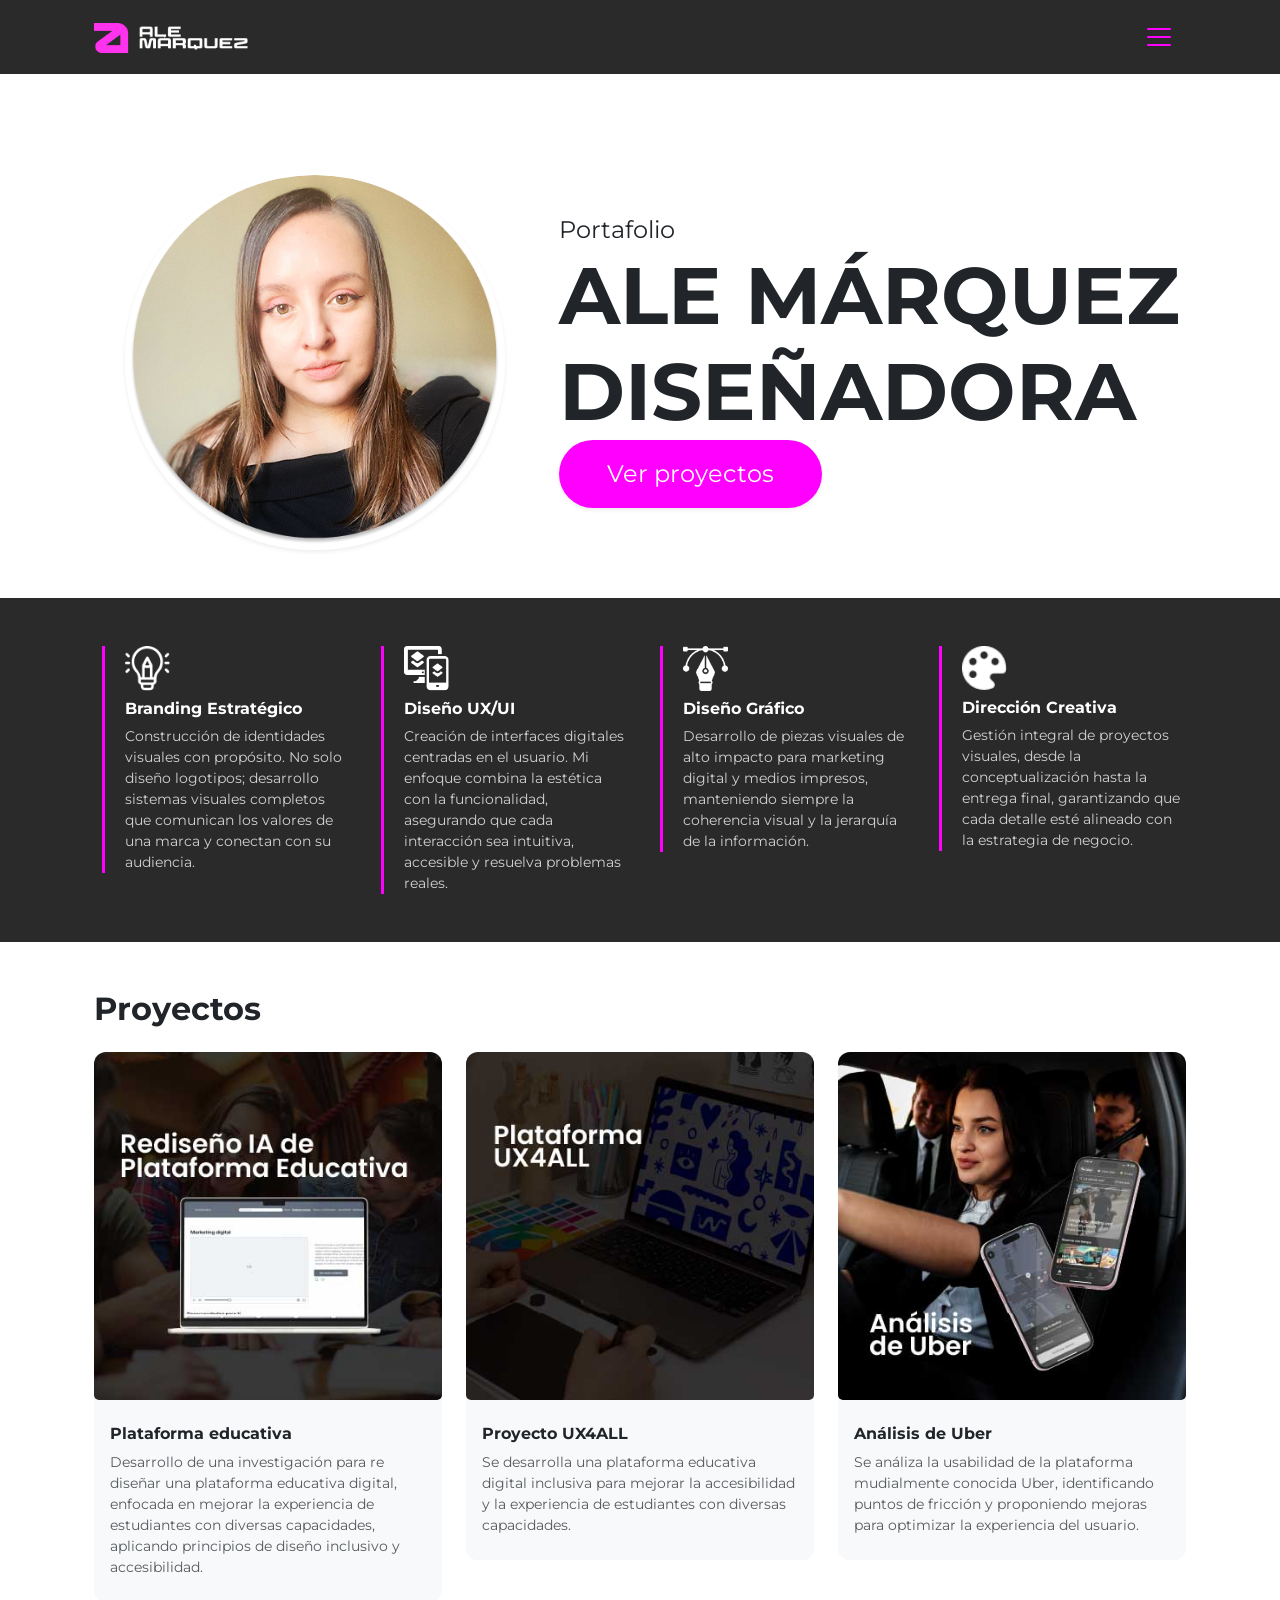
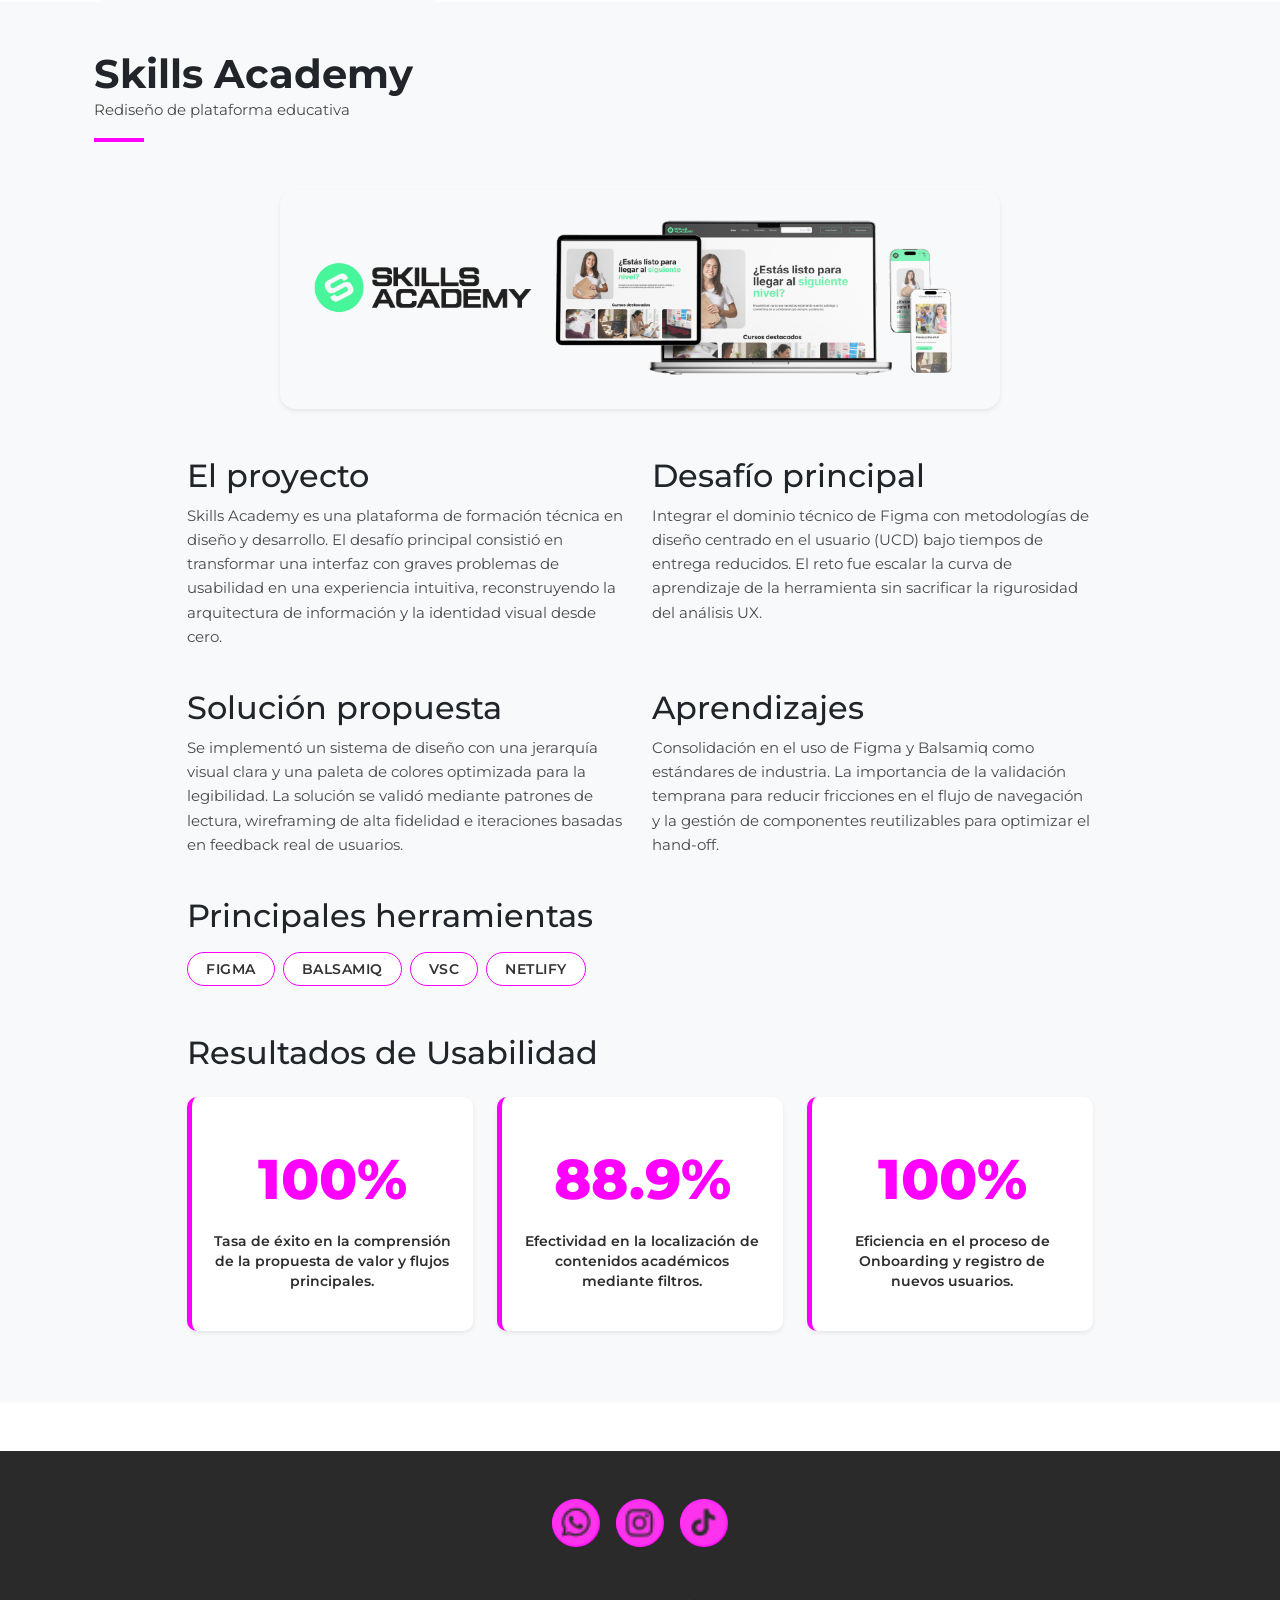
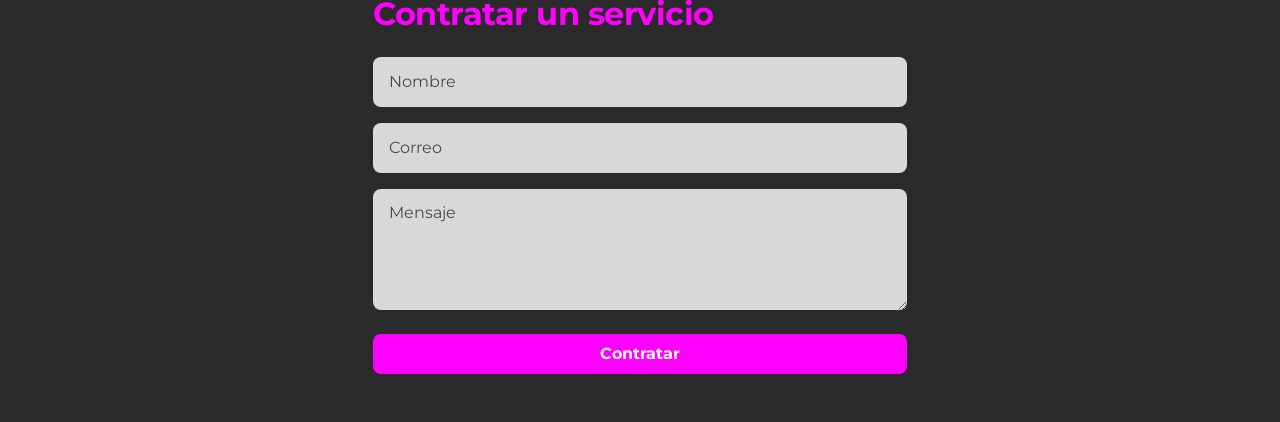
<file: Index.html>
<!DOCTYPE html>
<html lang="es">

<head>
    <meta charset="UTF-8">
    <meta name="viewport" content="width=device-width, initial-scale=1.0">
    <title>Portafolio - Ale Márquez | Diseñadora</title>
    <link href="https://cdn.jsdelivr.net/npm/bootstrap@5.3.2/dist/css/bootstrap.min.css" rel="stylesheet">

    <link rel="preconnect" href="https://fonts.googleapis.com">
    <link rel="preconnect" href="https://fonts.gstatic.com" crossorigin>
    <link href="https://fonts.googleapis.com/css2?family=Montserrat:wght@400;600;700&display=swap" rel="stylesheet">


    <link rel="stylesheet" href="css/estilos.css">
</head>

<body>

    <nav class="navbar custom-navbar sticky-top py-3">
        <div class="container px-4">
            <a class="navbar-brand" href="#">
                <img src="Assets/IMG/logo/Frame 9.png" alt="Logo Ale Márquez" height="30">
            </a>
            <button class="navbar-toggler custom-toggler" type="button" data-bs-toggle="collapse"
                data-bs-target="#navbarNav">
                <span class="navbar-toggler-icon custom-toggler-icon"></span>
            </button>
            <div class="collapse navbar-collapse mt-3" id="navbarNav">
                <ul class="navbar-nav ms-auto text-center">
                    <li class="nav-item"><a class="nav-link text-white" href="#servicios">Servicios</a></li>
                    <li class="nav-item"><a class="nav-link text-white" href="#proyectos">Proyectos</a></li>
                    <li class="nav-item"><a class="nav-link text-white" href="#contratar">Contratar</a></li>
                </ul>
            </div>
        </div>
    </nav>

    <main>
        <section id="inicio" class="hero-section py-5">
            <div class="container px-4 mt-md-5">
                <div class="row align-items-center">

                    <div class="col-12 col-md-5 text-center mb-4 mb-md-0">
                        <img src="Assets/IMG/ima/foto_ale.png" alt="Foto de Ale Márquez"
                            class="profile-img rounded-circle shadow-sm">
                    </div>

                    <div class="col-12 col-md-7 text-center text-md-start">
                        <p class="text-dark mb-0 fw-normal fs-4 fs-md-2">Portafolio</p>

                        <h1 class="text-dark text-uppercase fw-bold mb-0 display-1 responsive-title">ALE MÁRQUEZ</h1>

                        <h2 class="text-dark text-uppercase fw-bold mb-0 display-1 responsive-title">DISEÑADORA</h2>

                        <a href="#proyectos" class="btn btn-custom-magenta px-5 py-3 fs-4 rounded-pill shadow-sm">Ver
                            proyectos</a>
                    </div>

                    <!-- <div class="col-12 col-md-7 text-center text-md-start">
                        <p class="h3 text-dark mb-0 fw-normal">Portafolio</p>
                        <h1 class="text-dark text-uppercase fw-bold mb-0 display-4" style="letter-spacing: -1px;">Ale Márquez</h1>
                        <h2 class="text-dark fw-bold text-uppercase mb-4 display-5" style="letter-spacing: -1px;">Diseñadora</h2>
                        
                        <a href="#proyectos" class="btn btn-custom-magenta px-4 py-2 fs-5 rounded-pill shadow-sm">Ver proyectos</a>
                    </div> -->
                    <!-- <section id="inicio" class="row hero-section text-center py-5">
            <div class="col-sm-12 col-md-6 container px-4">
                <img src="Assets/IMG/ima/foto_ale.png" alt="Foto de Ale Márquez" class="profile-img rounded-circle

 mb-3 shadow-sm">
                
            </div>
            <div class="col-sm-12 col-md-6 container px-4">
                <p class="texto_inicial h6 text-muted mb-0 fw-normal">Portafolio</p>
                <h1 class="nombre brand-accent text-uppercase fw-bold mb-0">Ale Márquez</h1>
                <h1 class="cargo text-dark fw-bold text-uppercase mb-4">Diseñadora</h1>
                <a href="#proyectos" class="btn btn-custom-dark px-4 py-2">Ver proyectos</a> 

            </div> -->
        </section>

        <section id="servicios" class="services-section py-5">
            <div class="container px-4">
                <div class="row row-cols-1 g-4">

                    <div class="col col-sm-12 col-md-3 col-lg-3">
                        <div class="service-item">
                            <img src="Assets/IMG/iconos/Branding.png" alt="Icono ampolleta" class="service-icon mb-2">
                            <h3 class="h6 fw-bold text-white mb-2">Branding Estratégico</h3>
                            <p class="small text-light mb-0">
                                Construcción de identidades visuales con propósito. No solo diseño logotipos;
                                desarrollo sistemas visuales completos que comunican los valores de una marca
                                y conectan con su audiencia.
                            </p>
                        </div>
                    </div>

                    <div class="col col-sm-12 col-md-3 col-lg-3">
                        <div class="service-item">
                            <img src="Assets/IMG/iconos/ux.png" alt="Icono pantallas" class="service-icon mb-2">
                            <h3 class="h6 fw-bold text-white mb-2">Diseño UX/UI</h3>
                            <p class="small text-light mb-0">
                                Creación de interfaces digitales centradas en el usuario. Mi enfoque combina
                                la estética con la funcionalidad, asegurando que cada interacción sea intuitiva,
                                accesible y resuelva problemas reales.
                            </p>
                        </div>
                    </div>

                    <div class="col col-sm-12 col-md-3 col-lg-3">
                        <div class="service-item">
                            <img src="Assets/IMG/iconos/diseño.png" alt="Icono vectores" class="service-icon mb-2">
                            <h3 class="h6 fw-bold text-white mb-2">Diseño Gráfico</h3>
                            <p class="small text-light mb-0">
                                Desarrollo de piezas visuales de alto impacto para marketing digital y medios
                                impresos, manteniendo siempre la coherencia visual y la jerarquía de la información.
                            </p>
                        </div>
                    </div>

                    <div class="col col-sm-12 col-md-3 col-lg-3">
                        <div class="service-item">
                            <img src="Assets/IMG/iconos/direccion.png" alt="Icono paleta" class="service-icon mb-2">
                            <h3 class="h6 fw-bold text-white mb-2">Dirección Creativa</h3>
                            <p class="small text-light mb-0">
                                Gestión integral de proyectos visuales, desde la conceptualización hasta la entrega
                                final, garantizando que cada detalle esté alineado con la estrategia de negocio.
                            </p>
                        </div>
                    </div>

                </div>
            </div>
        </section>

        <section id="proyectos" class="projects-section py-5 bg-white">
            <div class="container px-4">
                <h2 class="fw-bold mb-4 text-dark">Proyectos</h2>

                <div class="row row-cols-1 g-4">

                    <div class="col col-sm-12 col-md-4 col-lg-4">
                        <div class="card custom-card border-0">
                            <img src="Assets/IMG/ima/rediseño educativa-20.jpg" class="card-img" alt="Proyecto Séptimo Plano">
                            <div class="card-body px-3 py-4">
                                <h4 class="h6 card-title fw-bold">Plataforma educativa</h4>
                                <p class="card-text small text-muted mb-0">
                                    Desarrollo de una investigación para re diseñar una plataforma educativa digital, enfocada en mejorar la experiencia de estudiantes con diversas capacidades, aplicando principios de diseño inclusivo y accesibilidad. 
                                </p>
                            </div>
                        </div>
                    </div>

                    <div class="col col-sm-12 col-md-4 col-lg-4">
                        <div class="card custom-card border-0">
                            <img src="Assets/IMG/ima/UX4ALL-20.jpg" class="card-img" alt="Proyecto UX4ALL">
                            <div class="card-body px-3 py-4">
                                <h4 class="h6 card-title fw-bold">Proyecto UX4ALL</h4>
                                <p class="card-text small text-muted mb-0">
                                    Se desarrolla una plataforma educativa digital inclusiva para mejorar la accesibilidad y la experiencia de estudiantes con diversas capacidades.
                                </p>
                            </div>
                        </div>
                    </div>

                    <div class="col col-sm-12 col-md-4 col-lg-4">
                        <div class="card custom-card border-0">
                            <img src="Assets/IMG/ima/UBER-20.jpg" class="card-img" alt="Análisis de Uber">
                            <div class="card-body px-3 py-4">
                                <h4 class="h6 card-title fw-bold">Análisis de Uber</h4>
                                <p class="card-text small text-muted mb-0">
                                    Se análiza la usabilidad de la plataforma mudialmente conocida Uber, identificando puntos de fricción y proponiendo mejoras para optimizar la experiencia del usuario.
                                </p>
                            </div>
                        </div>
                    </div>

                </div>
            </div>

            <section id="detalle-proyecto" class="py-5 bg-light">
                <div class="container px-4">

                    <div class="header-proyecto mb-5">
                        <h1 class="fw-bold text-dark mb-0">Skills Academy</h1>
                        <p class="text-muted">Rediseño de plataforma educativa</p>
                        <div class="linea-magenta-horizontal"></div>
                    </div>

                    <div class="row justify-content-center mb-5">
                        <div class="col-12 col-lg-8 text-center">
                            <img src="Assets/IMG/ima/sección proyecto destacado.png" alt="Mockup Skills Academy"
                                class="img-fluid rounded-4 shadow-sm">
                        </div>
                    </div>

                    <div class="row justify-content-center">
                        <div class="col-12 col-lg-10">

                            <div class="row">
                                <div class="col-12 col-md-6 mb-4">
                                    <h2 class="text-magenta-sub">El proyecto</h2>
                                    <p class="text-muted">Skills Academy es una plataforma de formación técnica en
                                        diseño y desarrollo. El desafío principal consistió en transformar una interfaz
                                        con graves problemas de usabilidad en una experiencia intuitiva, reconstruyendo
                                        la arquitectura de información y la identidad visual desde cero.</p>
                                </div>

                                <div class="col-12 col-md-6 mb-4">
                                    <h2 class="text-magenta-sub">Desafío principal</h2>
                                    <p class="text-muted">Integrar el dominio técnico de Figma con metodologías de
                                        diseño centrado en el usuario (UCD) bajo tiempos de entrega reducidos. El reto
                                        fue escalar la curva de aprendizaje de la herramienta sin sacrificar la
                                        rigurosidad del análisis UX.</p>
                                </div>

                                <div class="col-12 col-md-6 mb-4">
                                    <h2 class="text-magenta-sub">Solución propuesta</h2>
                                    <p class="text-muted">Se implementó un sistema de diseño con una jerarquía visual
                                        clara y una paleta de colores optimizada para la legibilidad. La solución se
                                        validó mediante patrones de lectura, wireframing de alta fidelidad e iteraciones
                                        basadas en feedback real de usuarios.</p>
                                </div>

                                <div class="col-12 col-md-6 mb-4">
                                    <h2 class="text-magenta-sub">Aprendizajes</h2>
                                    <p class="text-muted">Consolidación en el uso de Figma y Balsamiq como estándares de
                                        industria. La importancia de la validación temprana para reducir fricciones en
                                        el flujo de navegación y la gestión de componentes reutilizables para optimizar
                                        el hand-off.</p>
                                </div>
                            </div>

                            <div class="row mb-5">
                                <div class="col-12">
                                    <h2 class="text-magenta-sub mb-3">Principales herramientas</h2>
                                    <div class="d-flex flex-wrap gap-2">
                                        <span class="badge-herramienta">FIGMA</span>
                                        <span class="badge-herramienta">BALSAMIQ</span>
                                        <span class="badge-herramienta">VSC</span>
                                        <span class="badge-herramienta">NETLIFY</span>
                                    </div>
                                </div>
                            </div>

                            <div class="row mt-5">
                                <div class="col-12 text-center text-md-start">
                                    <h2 class="text-magenta-sub mb-4">Resultados de Usabilidad</h2>
                                </div>

                                <div class="col-12 col-md-4 mb-4">
                                    <div class="metric-box shadow-sm">
                                        <span class="metric-number">100%</span>
                                        <p class="metric-text text-center">Tasa de éxito en la comprensión de la
                                            propuesta de valor y flujos principales.</p>
                                    </div>
                                </div>

                                <div class="col-12 col-md-4 mb-4">
                                    <div class="metric-box shadow-sm">
                                        <span class="metric-number">88.9%</span>
                                        <p class="metric-text text-center">Efectividad en la localización de contenidos
                                            académicos mediante filtros.</p>
                                    </div>
                                </div>

                                <div class="col-12 col-md-4 mb-4">
                                    <div class="metric-box shadow-sm">
                                        <span class="metric-number">100%</span>
                                        <p class="metric-text text-center">Eficiencia en el proceso de Onboarding y
                                            registro de nuevos usuarios.</p>
                                    </div>
                                </div>
                            </div>

                        </div>
                    </div>
                </div>
            </section>

    </main>
    <footer id="contratar" class="contact-section py-5">
        <div class="container px-4">

            <div class="d-flex justify-content-center gap-3 mb-5">
                <img src="Assets/IMG/iconos/wsp.png" alt="icono WhatsApp" class="social-icon" aria-label="WhatsApp">
                <img src="Assets/IMG/iconos/instagram.png" alt="icono Instagram" class="social-icon"
                    aria-label="Instagram">
                <img src="Assets/IMG/iconos/tiktok.png" alt="icono TikTok" class="social-icon" aria-label="TikTok">

            </div>

            <div class="row justify-content-center">
                <div class="col-12 col-md-8 col-lg-6">
                    <h2 class="brand-accent fw-bold mb-4">Contratar un servicio</h2>

                    <form>
                        <div class="mb-3">
                            <input type="text" class="form-control custom-input" placeholder="Nombre" required>
                        </div>
                        <div class="mb-3">
                            <input type="email" class="form-control custom-input" placeholder="Correo" required>
                        </div>
                        <div class="mb-4">
                            <textarea class="form-control custom-input" rows="4" placeholder="Mensaje"
                                required></textarea>
                        </div>
                        <div class="d-grid">
                            <button type="submit" class="btn btn-custom-magenta py-2 fw-bold">Contratar</button>
                        </div>
                    </form>

                </div>
            </div>

        </div>
    </footer>

    <script src="https://cdn.jsdelivr.net/npm/bootstrap@5.3.2/dist/js/bootstrap.bundle.min.js"></script>
</body>

</html>
</file>
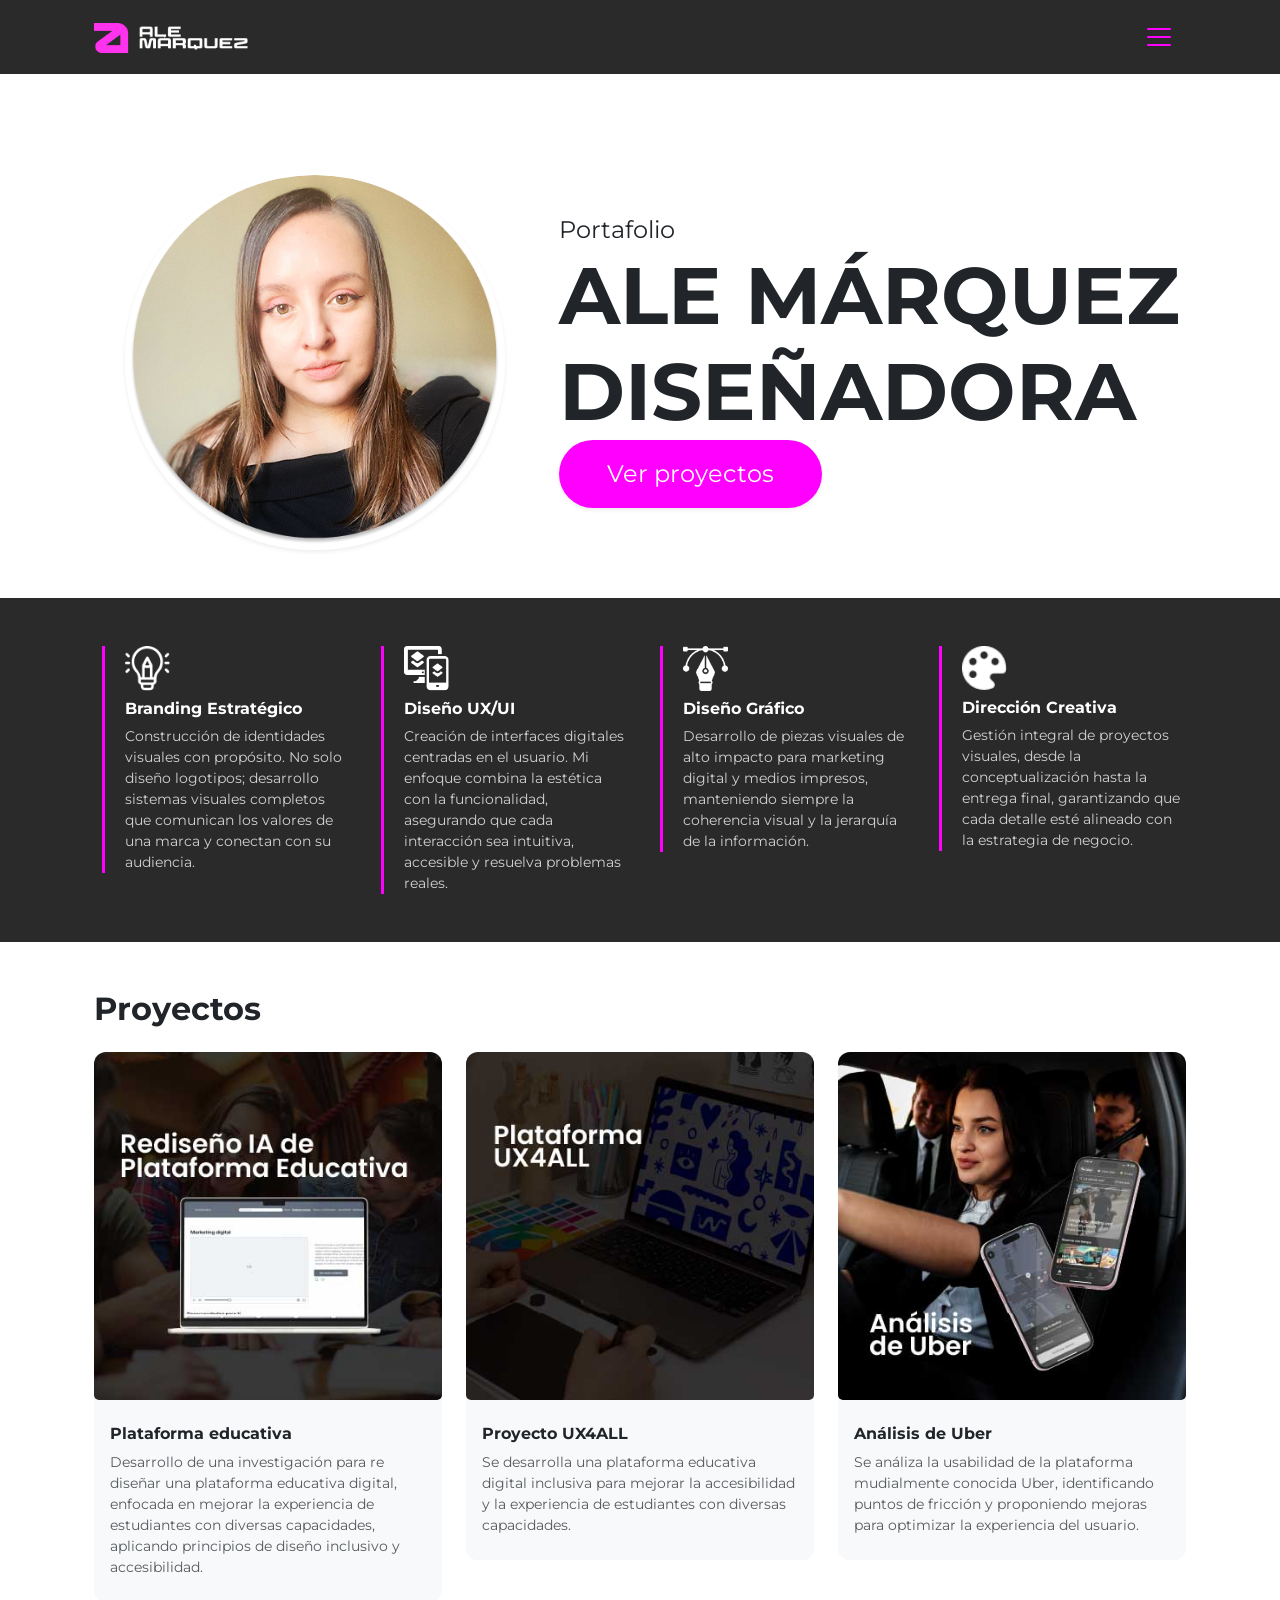
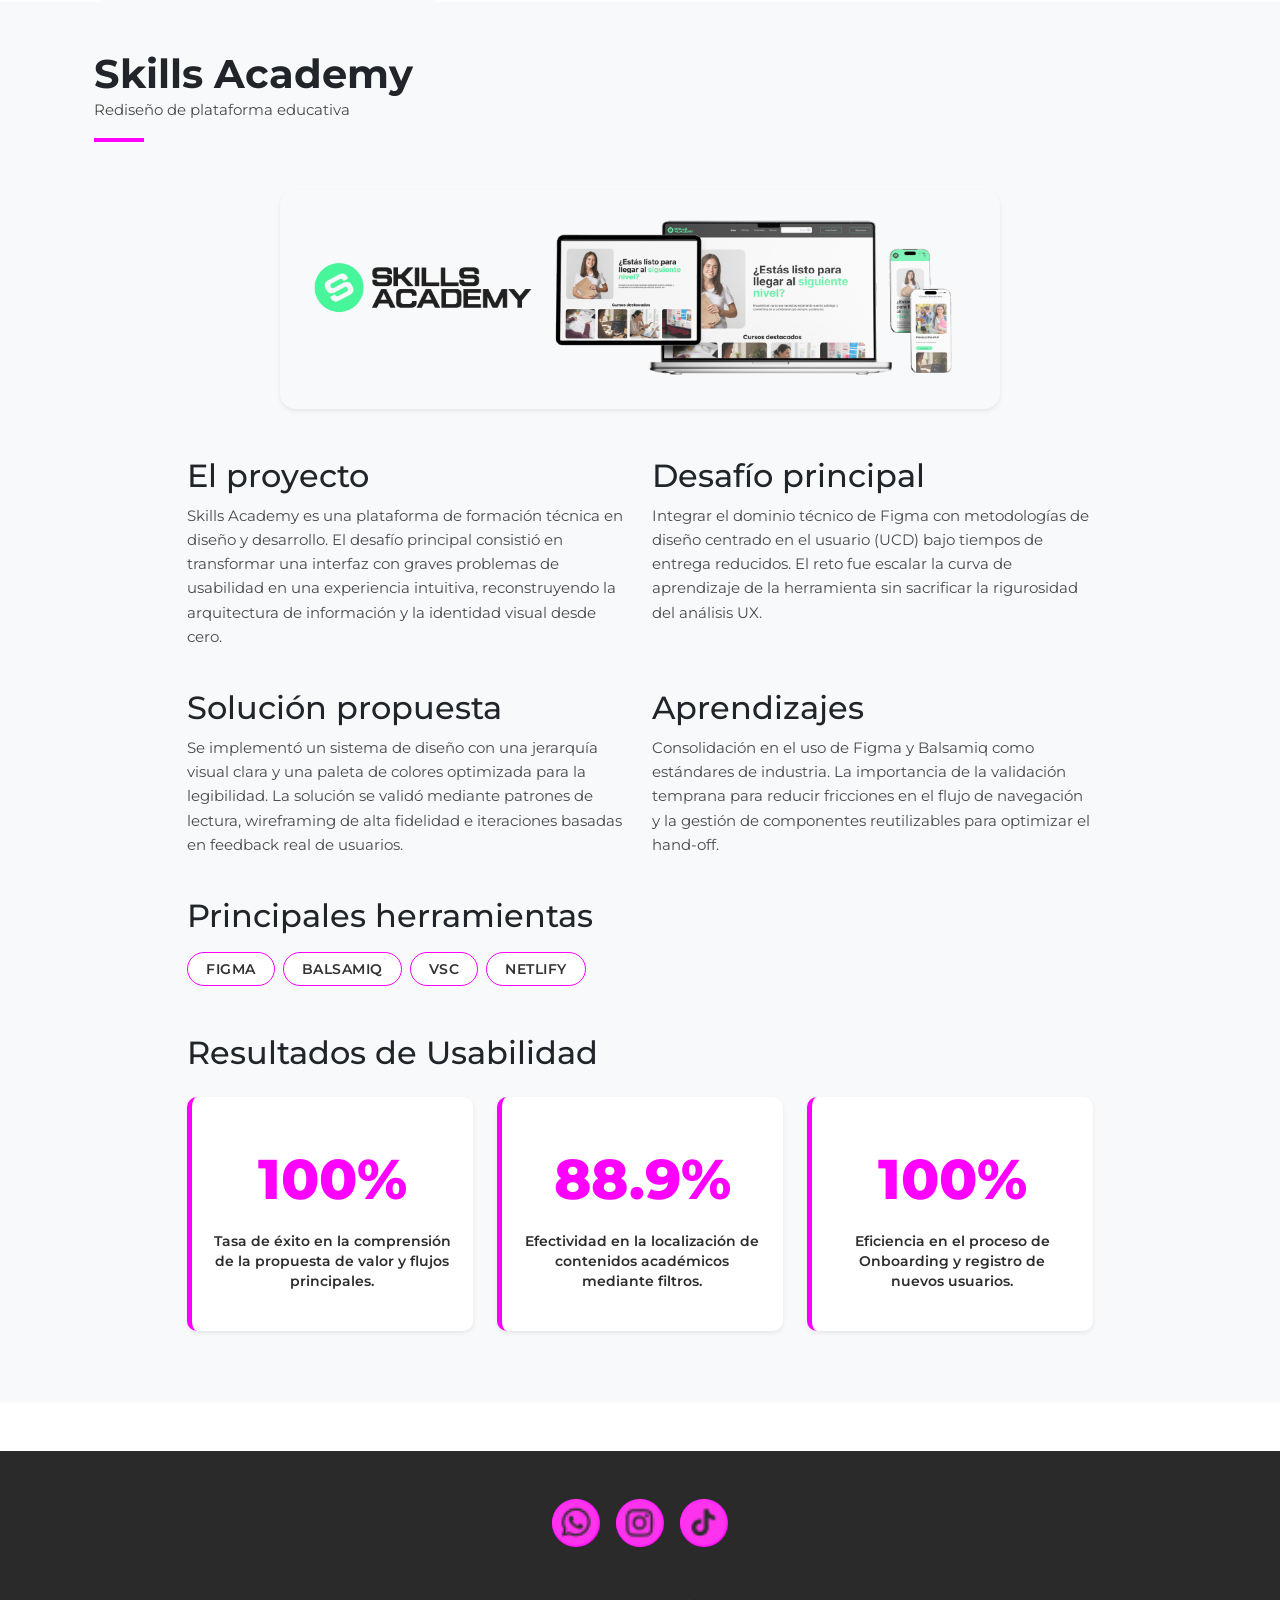
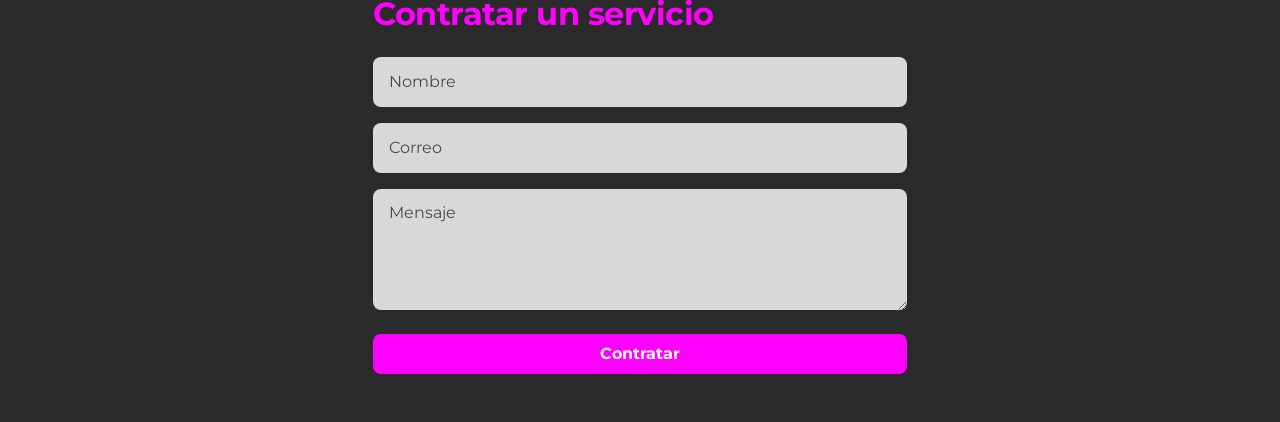
<file: index.html>
<!DOCTYPE html>
<html lang="es">

<head>
    <meta charset="UTF-8">
    <meta name="viewport" content="width=device-width, initial-scale=1.0">
    <title>Portafolio - Ale Márquez | Diseñadora</title>
    <link href="https://cdn.jsdelivr.net/npm/bootstrap@5.3.2/dist/css/bootstrap.min.css" rel="stylesheet">

    <link rel="preconnect" href="https://fonts.googleapis.com">
    <link rel="preconnect" href="https://fonts.gstatic.com" crossorigin>
    <link href="https://fonts.googleapis.com/css2?family=Montserrat:wght@400;600;700&display=swap" rel="stylesheet">


    <link rel="stylesheet" href="css/estilos.css">
</head>

<body>

    <nav class="navbar custom-navbar sticky-top py-3">
        <div class="container px-4">
            <a class="navbar-brand" href="#">
                <img src="Assets/IMG/logo/Frame 9.png" alt="Logo Ale Márquez" height="30">
            </a>
            <button class="navbar-toggler custom-toggler" type="button" data-bs-toggle="collapse"
                data-bs-target="#navbarNav">
                <span class="navbar-toggler-icon custom-toggler-icon"></span>
            </button>
            <div class="collapse navbar-collapse mt-3" id="navbarNav">
                <ul class="navbar-nav ms-auto text-center">
                    <li class="nav-item"><a class="nav-link text-white" href="#servicios">Servicios</a></li>
                    <li class="nav-item"><a class="nav-link text-white" href="#proyectos">Proyectos</a></li>
                    <li class="nav-item"><a class="nav-link text-white" href="#contratar">Contratar</a></li>
                </ul>
            </div>
        </div>
    </nav>

    <main>
        <section id="inicio" class="hero-section py-5">
            <div class="container px-4 mt-md-5">
                <div class="row align-items-center">

                    <div class="col-12 col-md-5 text-center mb-4 mb-md-0">
                        <img src="Assets/IMG/ima/foto_ale.png" alt="Foto de Ale Márquez"
                            class="profile-img rounded-circle shadow-sm">
                    </div>

                    <div class="col-12 col-md-7 text-center text-md-start">
                        <p class="text-dark mb-0 fw-normal fs-4 fs-md-2">Portafolio</p>

                        <h1 class="text-dark text-uppercase fw-bold mb-0 display-1 responsive-title">ALE MÁRQUEZ</h1>

                        <h2 class="text-dark text-uppercase fw-bold mb-0 display-1 responsive-title">DISEÑADORA</h2>

                        <a href="#proyectos" class="btn btn-custom-magenta px-5 py-3 fs-4 rounded-pill shadow-sm">Ver
                            proyectos</a>
                    </div>

                    <!-- <div class="col-12 col-md-7 text-center text-md-start">
                        <p class="h3 text-dark mb-0 fw-normal">Portafolio</p>
                        <h1 class="text-dark text-uppercase fw-bold mb-0 display-4" style="letter-spacing: -1px;">Ale Márquez</h1>
                        <h2 class="text-dark fw-bold text-uppercase mb-4 display-5" style="letter-spacing: -1px;">Diseñadora</h2>
                        
                        <a href="#proyectos" class="btn btn-custom-magenta px-4 py-2 fs-5 rounded-pill shadow-sm">Ver proyectos</a>
                    </div> -->
                    <!-- <section id="inicio" class="row hero-section text-center py-5">
            <div class="col-sm-12 col-md-6 container px-4">
                <img src="Assets/IMG/ima/foto_ale.png" alt="Foto de Ale Márquez" class="profile-img rounded-circle

 mb-3 shadow-sm">
                
            </div>
            <div class="col-sm-12 col-md-6 container px-4">
                <p class="texto_inicial h6 text-muted mb-0 fw-normal">Portafolio</p>
                <h1 class="nombre brand-accent text-uppercase fw-bold mb-0">Ale Márquez</h1>
                <h1 class="cargo text-dark fw-bold text-uppercase mb-4">Diseñadora</h1>
                <a href="#proyectos" class="btn btn-custom-dark px-4 py-2">Ver proyectos</a> 

            </div> -->
        </section>

        <section id="servicios" class="services-section py-5">
            <div class="container px-4">
                <div class="row row-cols-1 g-4">

                    <div class="col col-sm-12 col-md-3 col-lg-3">
                        <div class="service-item">
                            <img src="Assets/IMG/iconos/Branding.png" alt="Icono ampolleta" class="service-icon mb-2">
                            <h3 class="h6 fw-bold text-white mb-2">Branding Estratégico</h3>
                            <p class="small text-light mb-0">
                                Construcción de identidades visuales con propósito. No solo diseño logotipos;
                                desarrollo sistemas visuales completos que comunican los valores de una marca
                                y conectan con su audiencia.
                            </p>
                        </div>
                    </div>

                    <div class="col col-sm-12 col-md-3 col-lg-3">
                        <div class="service-item">
                            <img src="Assets/IMG/iconos/ux.png" alt="Icono pantallas" class="service-icon mb-2">
                            <h3 class="h6 fw-bold text-white mb-2">Diseño UX/UI</h3>
                            <p class="small text-light mb-0">
                                Creación de interfaces digitales centradas en el usuario. Mi enfoque combina
                                la estética con la funcionalidad, asegurando que cada interacción sea intuitiva,
                                accesible y resuelva problemas reales.
                            </p>
                        </div>
                    </div>

                    <div class="col col-sm-12 col-md-3 col-lg-3">
                        <div class="service-item">
                            <img src="Assets/IMG/iconos/diseño.png" alt="Icono vectores" class="service-icon mb-2">
                            <h3 class="h6 fw-bold text-white mb-2">Diseño Gráfico</h3>
                            <p class="small text-light mb-0">
                                Desarrollo de piezas visuales de alto impacto para marketing digital y medios
                                impresos, manteniendo siempre la coherencia visual y la jerarquía de la información.
                            </p>
                        </div>
                    </div>

                    <div class="col col-sm-12 col-md-3 col-lg-3">
                        <div class="service-item">
                            <img src="Assets/IMG/iconos/direccion.png" alt="Icono paleta" class="service-icon mb-2">
                            <h3 class="h6 fw-bold text-white mb-2">Dirección Creativa</h3>
                            <p class="small text-light mb-0">
                                Gestión integral de proyectos visuales, desde la conceptualización hasta la entrega
                                final, garantizando que cada detalle esté alineado con la estrategia de negocio.
                            </p>
                        </div>
                    </div>

                </div>
            </div>
        </section>

        <section id="proyectos" class="projects-section py-5 bg-white">
            <div class="container px-4">
                <h2 class="fw-bold mb-4 text-dark">Proyectos</h2>

                <div class="row row-cols-1 g-4">

                    <div class="col col-sm-12 col-md-4 col-lg-4">
                        <div class="card custom-card border-0">
                            <img src="Assets/IMG/ima/rediseño educativa-20.jpg" class="card-img" alt="Proyecto Séptimo Plano">
                            <div class="card-body px-3 py-4">
                                <h4 class="h6 card-title fw-bold">Plataforma educativa</h4>
                                <p class="card-text small text-muted mb-0">
                                    Desarrollo de una investigación para re diseñar una plataforma educativa digital, enfocada en mejorar la experiencia de estudiantes con diversas capacidades, aplicando principios de diseño inclusivo y accesibilidad. 
                                </p>
                            </div>
                        </div>
                    </div>

                    <div class="col col-sm-12 col-md-4 col-lg-4">
                        <div class="card custom-card border-0">
                            <img src="Assets/IMG/ima/UX4ALL-20.jpg" class="card-img" alt="Proyecto UX4ALL">
                            <div class="card-body px-3 py-4">
                                <h4 class="h6 card-title fw-bold">Proyecto UX4ALL</h4>
                                <p class="card-text small text-muted mb-0">
                                    Se desarrolla una plataforma educativa digital inclusiva para mejorar la accesibilidad y la experiencia de estudiantes con diversas capacidades.
                                </p>
                            </div>
                        </div>
                    </div>

                    <div class="col col-sm-12 col-md-4 col-lg-4">
                        <div class="card custom-card border-0">
                            <img src="Assets/IMG/ima/UBER-20.jpg" class="card-img" alt="Análisis de Uber">
                            <div class="card-body px-3 py-4">
                                <h4 class="h6 card-title fw-bold">Análisis de Uber</h4>
                                <p class="card-text small text-muted mb-0">
                                    Se análiza la usabilidad de la plataforma mudialmente conocida Uber, identificando puntos de fricción y proponiendo mejoras para optimizar la experiencia del usuario.
                                </p>
                            </div>
                        </div>
                    </div>

                </div>
            </div>

            <section id="detalle-proyecto" class="py-5 bg-light">
                <div class="container px-4">

                    <div class="header-proyecto mb-5">
                        <h1 class="fw-bold text-dark mb-0">Skills Academy</h1>
                        <p class="text-muted">Rediseño de plataforma educativa</p>
                        <div class="linea-magenta-horizontal"></div>
                    </div>

                    <div class="row justify-content-center mb-5">
                        <div class="col-12 col-lg-8 text-center">
                            <img src="Assets/IMG/ima/sección proyecto destacado.png" alt="Mockup Skills Academy"
                                class="img-fluid rounded-4 shadow-sm">
                        </div>
                    </div>

                    <div class="row justify-content-center">
                        <div class="col-12 col-lg-10">

                            <div class="row">
                                <div class="col-12 col-md-6 mb-4">
                                    <h2 class="text-magenta-sub">El proyecto</h2>
                                    <p class="text-muted">Skills Academy es una plataforma de formación técnica en
                                        diseño y desarrollo. El desafío principal consistió en transformar una interfaz
                                        con graves problemas de usabilidad en una experiencia intuitiva, reconstruyendo
                                        la arquitectura de información y la identidad visual desde cero.</p>
                                </div>

                                <div class="col-12 col-md-6 mb-4">
                                    <h2 class="text-magenta-sub">Desafío principal</h2>
                                    <p class="text-muted">Integrar el dominio técnico de Figma con metodologías de
                                        diseño centrado en el usuario (UCD) bajo tiempos de entrega reducidos. El reto
                                        fue escalar la curva de aprendizaje de la herramienta sin sacrificar la
                                        rigurosidad del análisis UX.</p>
                                </div>

                                <div class="col-12 col-md-6 mb-4">
                                    <h2 class="text-magenta-sub">Solución propuesta</h2>
                                    <p class="text-muted">Se implementó un sistema de diseño con una jerarquía visual
                                        clara y una paleta de colores optimizada para la legibilidad. La solución se
                                        validó mediante patrones de lectura, wireframing de alta fidelidad e iteraciones
                                        basadas en feedback real de usuarios.</p>
                                </div>

                                <div class="col-12 col-md-6 mb-4">
                                    <h2 class="text-magenta-sub">Aprendizajes</h2>
                                    <p class="text-muted">Consolidación en el uso de Figma y Balsamiq como estándares de
                                        industria. La importancia de la validación temprana para reducir fricciones en
                                        el flujo de navegación y la gestión de componentes reutilizables para optimizar
                                        el hand-off.</p>
                                </div>
                            </div>

                            <div class="row mb-5">
                                <div class="col-12">
                                    <h2 class="text-magenta-sub mb-3">Principales herramientas</h2>
                                    <div class="d-flex flex-wrap gap-2">
                                        <span class="badge-herramienta">FIGMA</span>
                                        <span class="badge-herramienta">BALSAMIQ</span>
                                        <span class="badge-herramienta">VSC</span>
                                        <span class="badge-herramienta">NETLIFY</span>
                                    </div>
                                </div>
                            </div>

                            <div class="row mt-5">
                                <div class="col-12 text-center text-md-start">
                                    <h2 class="text-magenta-sub mb-4">Resultados de Usabilidad</h2>
                                </div>

                                <div class="col-12 col-md-4 mb-4">
                                    <div class="metric-box shadow-sm">
                                        <span class="metric-number">100%</span>
                                        <p class="metric-text text-center">Tasa de éxito en la comprensión de la
                                            propuesta de valor y flujos principales.</p>
                                    </div>
                                </div>

                                <div class="col-12 col-md-4 mb-4">
                                    <div class="metric-box shadow-sm">
                                        <span class="metric-number">88.9%</span>
                                        <p class="metric-text text-center">Efectividad en la localización de contenidos
                                            académicos mediante filtros.</p>
                                    </div>
                                </div>

                                <div class="col-12 col-md-4 mb-4">
                                    <div class="metric-box shadow-sm">
                                        <span class="metric-number">100%</span>
                                        <p class="metric-text text-center">Eficiencia en el proceso de Onboarding y
                                            registro de nuevos usuarios.</p>
                                    </div>
                                </div>
                            </div>

                        </div>
                    </div>
                </div>
            </section>

    </main>
    <footer id="contratar" class="contact-section py-5">
        <div class="container px-4">

            <div class="d-flex justify-content-center gap-3 mb-5">
                <img src="Assets/IMG/iconos/wsp.png" alt="icono WhatsApp" class="social-icon" aria-label="WhatsApp">
                <img src="Assets/IMG/iconos/instagram.png" alt="icono Instagram" class="social-icon"
                    aria-label="Instagram">
                <img src="Assets/IMG/iconos/tiktok.png" alt="icono TikTok" class="social-icon" aria-label="TikTok">

            </div>

            <div class="row justify-content-center">
                <div class="col-12 col-md-8 col-lg-6">
                    <h2 class="brand-accent fw-bold mb-4">Contratar un servicio</h2>

                    <form>
                        <div class="mb-3">
                            <input type="text" class="form-control custom-input" placeholder="Nombre" required>
                        </div>
                        <div class="mb-3">
                            <input type="email" class="form-control custom-input" placeholder="Correo" required>
                        </div>
                        <div class="mb-4">
                            <textarea class="form-control custom-input" rows="4" placeholder="Mensaje"
                                required></textarea>
                        </div>
                        <div class="d-grid">
                            <button type="submit" class="btn btn-custom-magenta py-2 fw-bold">Contratar</button>
                        </div>
                    </form>

                </div>
            </div>

        </div>
    </footer>

    <script src="https://cdn.jsdelivr.net/npm/bootstrap@5.3.2/dist/js/bootstrap.bundle.min.js"></script>
</body>

</html>
</file>
<file: css/estilos.css>
/* =========================================
   VARIABLES DE COLOR Y ESTILOS GLOBALES
========================================= */
:root {
    --bg-dark-color: #2A2A2A;      /* Fondo oscuro del header y servicios */
    --brand-magenta: #FF00FF;      /* Color magenta del logo y nombre */
    --btn-dark: #333333;           /* Color del botón */
    --text-light-gray: #D1D1D1;    /* Gris claro para textos sobre fondo oscuro */
    --bg-light-gray: #F8F9FA;      /* Fondo de las tarjetas de proyectos */
}

body {
    font-family: 'Montserrat', sans-serif;
    background-color: #FFFFFF;
}

/* =========================================
   NAVBAR (Encabezado)
========================================= */
.custom-navbar {
    background-color: var(--bg-dark-color);
}

.custom-toggler {
    border: none; /* Quitamos el borde por defecto de Bootstrap */
}

.custom-toggler:focus {
    box-shadow: none; /* Quitamos el anillo azul de focus */
}

/* Personalizamos el ícono hamburguesa para que sea magenta */
.custom-toggler-icon {
    background-image: url("data:image/svg+xml,%3csvg xmlns='http://www.w3.org/2000/svg' viewBox='0 0 30 30'%3e%3cpath stroke='%23FF00FF' stroke-linecap='round' stroke-miterlimit='10' stroke-width='2' d='M4 7h22M4 15h22M4 23h22'/%3e%3c/svg%3e");
}

/* =========================================
   HERO SECTION (Inicio)
========================================= */
.profile-img {
    width: 100%;             /* Ocupa el ancho disponible de su columna */
    max-width: 380px;        /* Pero nunca crecerá más de este tamaño en PC */
    aspect-ratio: 1 / 1;     /* Magia: obliga a que el alto sea igual al ancho siempre (cuadrado perfecto) */
    object-fit: cover;       /* Evita que la foto se deforme o se estire */
    border: 5px solid #fff;  /* Opcional: un pequeño borde blanco para resaltar la sombra */
}

.brand-accent {
    color: var(--brand-magenta);
    letter-spacing: -0.5px;
}

.btn-custom-dark {
    background-color: var(--btn-dark);
    color: #FFFFFF;
    border-radius: 6px;
    font-size: 0.9rem;
    transition: background-color 0.3s ease;
}

.btn-custom-dark:hover {
    background-color: #000000;
    color: #FFFFFF;
}

/* =========================================
   SERVICES SECTION (Servicios)
========================================= */
.services-section {
    background-color: var(--bg-dark-color);
}

/* Esta clase crea la línea magenta a la izquierda de cada servicio */
.service-item {
    border-left: 3px solid var(--brand-magenta);
    padding-left: 1.25rem;
    margin-left: 0.5rem; /* Pequeño margen para separar del borde de la pantalla */
}

.service-icon {
    width: 45px;
    height: auto;
    /* Si tus iconos originales son negros, este filtro los volverá blancos automáticamente */
    filter: brightness(0) invert(1); 
}

.service-item .text-light {
    color: var(--text-light-gray) !important;
    line-height: 1.5;
}

/* =========================================
   PROJECTS SECTION (Proyectos)
========================================= */
.custom-card {
    background-color: var(--bg-light-gray);
    border-radius: 12px;
    overflow: hidden; /* Asegura que la imagen respete el borde redondeado de la tarjeta */
}

.custom-card .card-img-top {
    height: 200px;
    object-fit: cover;
    object-position: center top;
}

.custom-card .card-body {
    background-color: var(--bg-light-gray);
}

/* =========================================
   ESTILOS COMPLETOS: SKILLS ACADEMY
========================================= */

/* Títulos de sección en Magenta */
#detalle-proyecto .img-fluid {
    /* Mantiene la fluidez original de Bootstrap */
    width: 100%;
    height: auto;
    display: block;
    margin: 0 auto;
    
    /* LIMITADOR: Evita que la imagen crezca de forma desmedida en PC */
    /* Dado que tu imagen es alta (1080px), 800px de ancho es el punto dulce */
    max-width: 800px; 

    /* Suavizado de bordes y sombras para el mockup */
    transition: transform 0.3s ease-in-out;
}

/* Efecto sutil al pasar el mouse (opcional, para diseño más pro) */
#detalle-proyecto .img-fluid:hover {
    transform: scale(1.01);
}

/* Ajuste específico para pantallas muy grandes (UltraWide) */
@media (min-width: 1400px) {
    #detalle-proyecto .img-fluid {
        max-width: 850px; /* Un poco más de presencia en pantallas grandes */
    }
}

/* Ajuste para móviles: eliminamos el límite para que use el ancho del teléfono */
@media (max-width: 576px) {
    #detalle-proyecto .img-fluid {
        max-width: 100%;
    }
}

/* Línea decorativa del encabezado */
.linea-magenta-horizontal {
    width:50px;
    height: 4px;
    background-color: var(--brand-magenta);
    margin-top: 10px;
}

/* Estilo de los párrafos en la sección */
#detalle-proyecto p.text-muted {
    font-size: 0.95rem;
    line-height: 1.6;
    color: #4a4a4a !important;
}

/* Etiquetas de herramientas */
.badge-herramienta {
    display: inline-block;
    padding: 6px 18px;
    border: 1.5px solid var(--brand-magenta);
    border-radius: 50px;
    color: #333;
    font-size: 0.85rem;
    font-weight: 600;
    letter-spacing: 0.5px;
    background-color: white;
}

/* Tarjetas de Métricas */
.metric-box {
    background-color: #ffffff;
    border-left: 5px solid var(--brand-magenta);
    border-radius: 10px;
    padding: 40px 20px;
    height: 100%;
    display: flex;
    flex-direction: column;
    align-items: center;
    justify-content: center;
    transition: all 0.3s ease-in-out;
}

.metric-box:hover {
    transform: translateY(-8px);
    box-shadow: 0 12px 24px rgba(0,0,0,0.08) !important;
}

.metric-number {
    font-size: 3.5rem;
    font-weight: 800;
    color: var(--brand-magenta);
    margin-bottom: 10px;
}

.metric-text {
    font-size: 0.9rem;
    font-weight: 600;
    color: #2d2d2d;
    line-height: 1.4;
    margin-bottom: 0 !important;
}

/* Adaptación para móviles */
@media (max-width: 767px) {
    #detalle-proyecto .header-proyecto,
    #detalle-proyecto .text-magenta-sub {
        text-align: center;
    }
    
    .linea-magenta-horizontal {
        margin: 10px auto 0;
    }
    
    .metric-number {
        font-size: 2.8rem;
    }
}

/* Adaptación para móviles */
@media (max-width: 767px) {
    #detalle-proyecto .header-proyecto,
    #detalle-proyecto .text-magenta-sub {
        text-align: center;
    }
    
    .linea-magenta-horizontal {
        margin: 10px auto 0;
    }
    
    .metric-number {
        font-size: 2.8rem;
    }
}

.metric-box:hover {
    transform: translateY(-8px);
    box-shadow: 0 12px 24px rgba(0,0,0,0.08) !important;
}

.metric-number {
    font-size: 3.5rem;
    font-weight: 800;
    color: var(--brand-magenta);
    margin-bottom: 10px;
}

.metric-text {
    font-size: 0.9rem;
    font-weight: 600;
    color: #2d2d2d;
    line-height: 1.4;
    margin-bottom: 0 !important;
}

/* Adaptación para móviles */
@media (max-width: 767px) {
    #detalle-proyecto .header-proyecto,
    #detalle-proyecto .text-magenta-sub {
        text-align: center;
    }
    
    .linea-magenta-horizontal {
        margin: 10px auto 0;
    }
    
    .metric-number {
        font-size: 2.8rem;
    }
}

/* =========================================
   FOOTER Y FORMULARIO DE CONTACTO
========================================= */
.contact-section {
    background-color: var(--bg-dark-color);
}

/* Iconos Sociales */
.social-icon {
    display: inline-flex;
    align-items: center;
    justify-content: center;
    width: 48px;
    height: 48px;
    background-color: var(--brand-magenta);
    color: var(--bg-dark-color); /* El icono toma el color oscuro del fondo */
    border-radius: 50%;
    text-decoration: none;
    font-size: 1.5rem;
    transition: transform 0.3s ease, background-color 0.3s ease;
}

.social-icon:hover {
    transform: scale(1.05);
    color: var(--bg-dark-color);
    background-color: #e600e6; /* Un magenta ligeramente más oscuro al pasar el mouse */
}

/* Campos del Formulario */
.custom-input {
    background-color: #d9d9d9; /* Tono gris claro exacto del diseño */
    border: none;
    border-radius: 8px; /* Bordes redondeados sutiles */
    padding: 0.8rem 1rem;
    color: #333333;
}

.custom-input::placeholder {
    color: #4a4a4a;
}

/* Estado activo del input para mantener la accesibilidad */
.custom-input:focus {
    background-color: #e5e5e5;
    border: 2px solid var(--brand-magenta);
    box-shadow: none;
    outline: none;
}

/* Botón de Enviar (Magenta) */
.btn-custom-magenta {
    background-color: var(--brand-magenta);
    color: #ffffff;
    border: none;
    border-radius: 8px;
    font-size: 1rem;
    transition: background-color 0.3s ease;
}

.btn-custom-magenta:hover {
    background-color: #cc00cc;
    color: #ffffff;
}
@media (min-width: 734px) {
.texto_inicial {
    font-size: 40px;
    font-weight: lighter;
    text-align: left;
}
.nombre {
    font-size: 49px;
    font-weight: bold;
    text-align: left; 
}
.cargo {
    font-size: 49px;
    font-weight: bold;
    text-align: left; 
}
}
</file>
